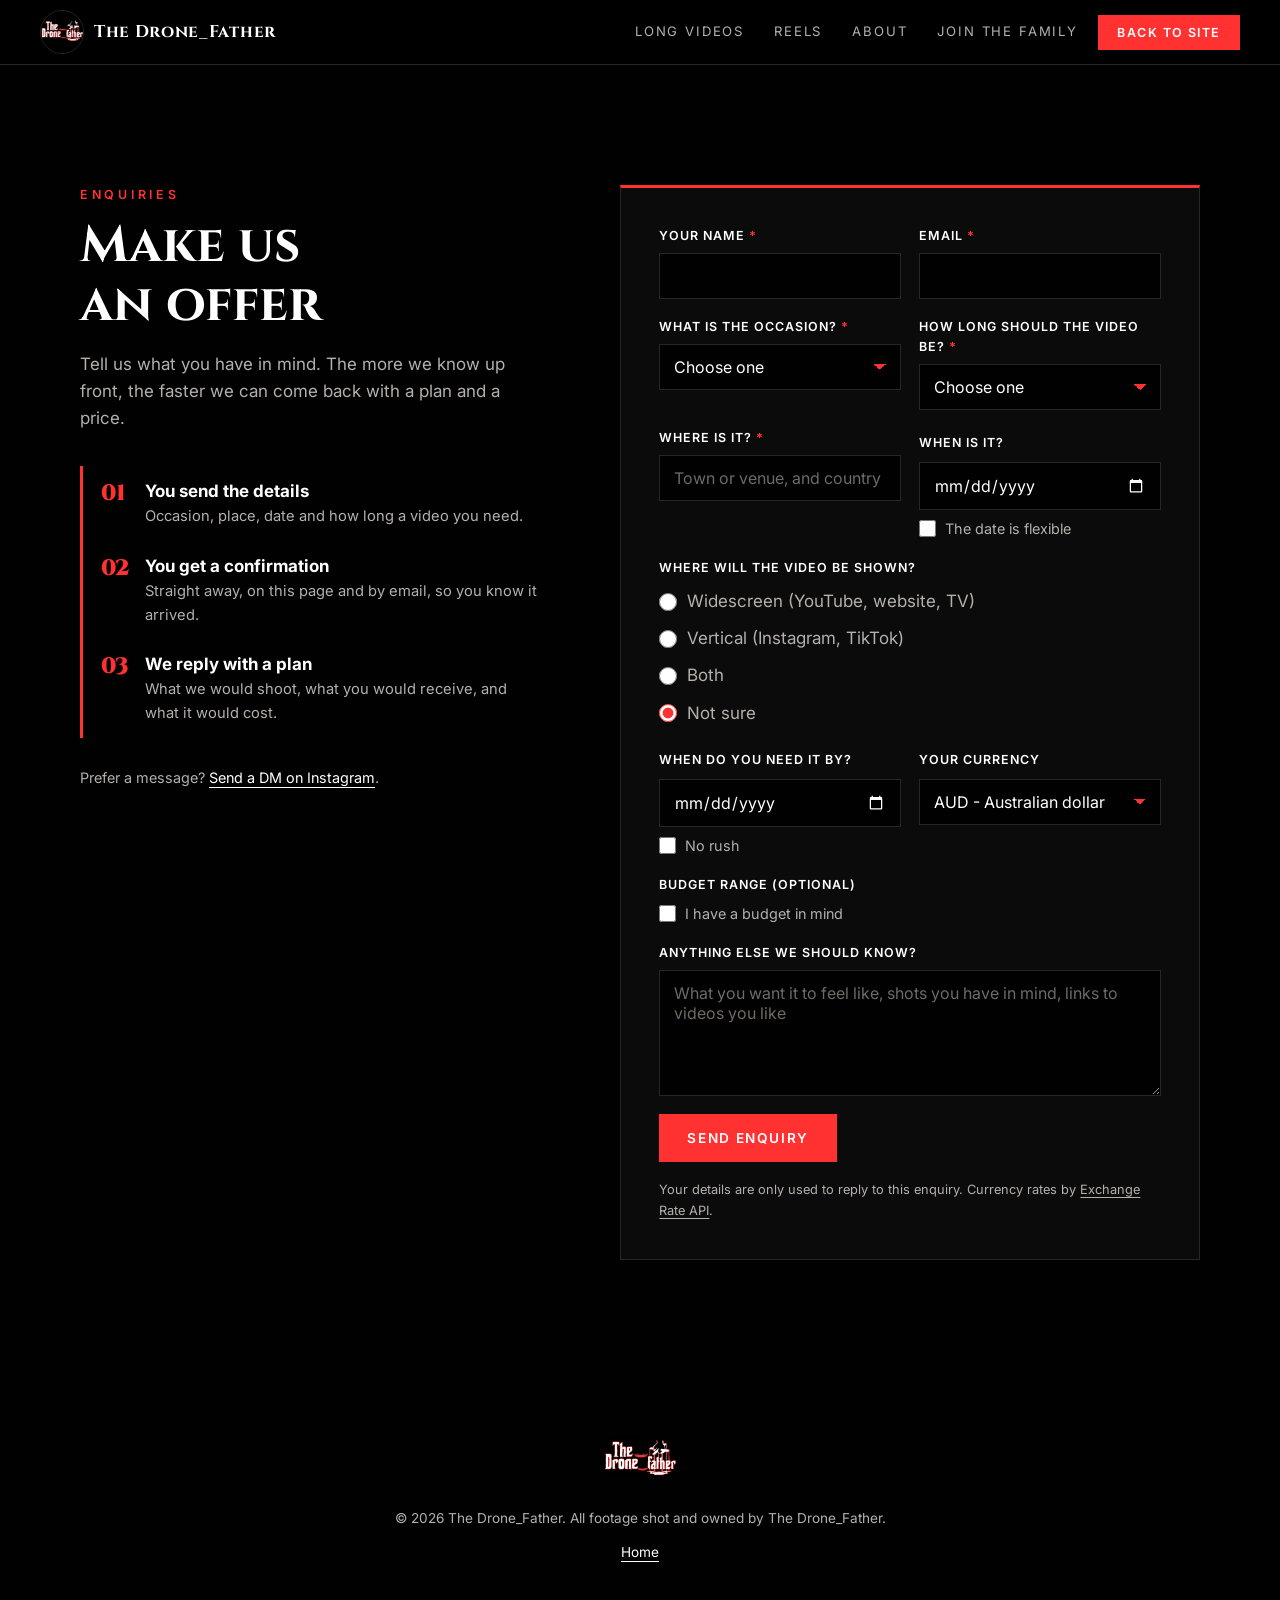
<file: enquiries.html>
<!DOCTYPE html>
<html lang="en">
<head>
  <meta charset="utf-8">
  <meta name="viewport" content="width=device-width, initial-scale=1">
  <title>Enquiries | The Drone_Father</title>
  <meta name="description" content="Enquire about a drone video from The Drone_Father. Tell us the occasion, the location and how long a video you need.">
  <meta name="theme-color" content="#010101">
  <link rel="icon" type="image/png" href="assets/logo.png">
  <link rel="preconnect" href="https://fonts.googleapis.com">
  <link rel="preconnect" href="https://fonts.gstatic.com" crossorigin>
  <link href="https://fonts.googleapis.com/css2?family=Cinzel:wght@500;700;900&family=Inter:wght@400;500;600&display=swap" rel="stylesheet">
  <link rel="stylesheet" href="css/style.css">
</head>
<body>
  <a class="skip" href="#enquiry">Skip to the form</a>

  <header class="nav" id="top">
    <a class="nav__brand" href="index.html" aria-label="The Drone_Father home">
      <img src="assets/logo.png" alt="" width="44" height="44">
      <span>The Drone_Father</span>
    </a>
    <nav class="nav__links" aria-label="Main">
      <a href="index.html#videos">Long videos</a>
      <a href="index.html#reels">Reels</a>
      <a href="index.html#about">About</a>
      <a href="index.html#family">Join the family</a>
    </nav>
    <a class="nav__cta" href="index.html">Back to site</a>
  </header>

  <main class="section enquiry" id="enquiry">
    <div class="enquiry__grid">

      <!-- LEFT: intro and what happens next -->
      <div class="enquiry__intro">
        <p class="eyebrow">Enquiries</p>
        <h1>Make us an offer</h1>
        <p class="enquiry__lead">Tell us what you have in mind. The more we know up front, the faster we can come back with a plan and a price.</p>
        <ol class="steps">
          <li><strong>You send the details</strong><span>Occasion, place, date and how long a video you need.</span></li>
          <li><strong>You get a confirmation</strong><span>Straight away, on this page and by email, so you know it arrived.</span></li>
          <li><strong>We reply with a plan</strong><span>What we would shoot, what you would receive, and what it would cost.</span></li>
        </ol>
        <p class="enquiry__note">Prefer a message? <a href="https://www.instagram.com/the_drone_father/" target="_blank" rel="noopener">Send a DM on Instagram</a>.</p>
      </div>

      <!-- RIGHT: form, then the receipt that replaces it -->
      <div class="enquiry__panel">

        <!-- Shown instead of the form until js/enquiry.js has a FORM_ENDPOINT -->
        <div class="notice" id="formClosed" hidden>
          <h2>Enquiries open here soon</h2>
          <p>The form is being connected. Until then, the quickest way to reach us is a message on Instagram.</p>
          <a class="btn btn--red" href="https://www.instagram.com/the_drone_father/" target="_blank" rel="noopener">Message on Instagram</a>
        </div>

        <form class="form" id="enquiryForm" novalidate hidden>
          <div class="form__row">
            <label class="field">
              <span>Your name <b>*</b></span>
              <input type="text" name="name" autocomplete="name" required>
            </label>
            <label class="field">
              <span>Email <b>*</b></span>
              <input type="email" name="email" autocomplete="email" required>
            </label>
          </div>

          <div class="form__row">
            <label class="field">
              <span>What is the occasion? <b>*</b></span>
              <select name="occasion" required>
                <option value="">Choose one</option>
                <option>Wedding</option>
                <option>Party or private event</option>
                <option>Festival, sport or public event</option>
                <option>Property or real estate</option>
                <option>Business or brand video</option>
                <option>Travel or tourism</option>
                <option>Music video</option>
                <option>Something else</option>
              </select>
            </label>
            <label class="field">
              <span>How long should the video be? <b>*</b></span>
              <select name="length" required>
                <option value="">Choose one</option>
                <option>Under 1 minute (reel or short)</option>
                <option>1 to 3 minutes</option>
                <option>3 to 10 minutes</option>
                <option>Longer than 10 minutes</option>
                <option>Raw footage only</option>
                <option>Not sure yet</option>
              </select>
            </label>
          </div>

          <div class="form__row">
            <label class="field">
              <span>Where is it? <b>*</b></span>
              <input type="text" name="location" placeholder="Town or venue, and country" required>
            </label>
            <div class="field">
              <label for="dateInput"><span>When is it?</span></label>
              <input type="date" id="dateInput">
              <label class="field__check"><input type="checkbox" id="dateFlexible"> The date is flexible</label>
              <input type="hidden" name="date">
            </div>
          </div>

          <fieldset class="field field--choices">
            <legend>Where will the video be shown?</legend>
            <label><input type="radio" name="format" value="Widescreen (YouTube, website, TV)"> Widescreen (YouTube, website, TV)</label>
            <label><input type="radio" name="format" value="Vertical (Instagram, TikTok)"> Vertical (Instagram, TikTok)</label>
            <label><input type="radio" name="format" value="Both"> Both</label>
            <label><input type="radio" name="format" value="Not sure" checked> Not sure</label>
          </fieldset>

          <div class="form__row">
            <div class="field">
              <label for="deadlineInput"><span>When do you need it by?</span></label>
              <input type="date" id="deadlineInput">
              <label class="field__check"><input type="checkbox" id="deadlineNoRush"> No rush</label>
              <input type="hidden" name="deadline">
            </div>
            <div class="field">
              <label for="currencySelect"><span>Your currency</span></label>
              <select id="currencySelect">
                <option value="AUD">AUD - Australian dollar</option>
                <option value="USD">USD - US dollar</option>
                <option value="EUR">EUR - Euro</option>
                <option value="GBP">GBP - British pound</option>
                <option value="NZD">NZD - New Zealand dollar</option>
                <option value="CAD">CAD - Canadian dollar</option>
                <option value="CHF">CHF - Swiss franc</option>
                <option value="JPY">JPY - Japanese yen</option>
                <option value="CNY">CNY - Chinese yuan</option>
                <option value="HKD">HKD - Hong Kong dollar</option>
                <option value="SGD">SGD - Singapore dollar</option>
                <option value="INR">INR - Indian rupee</option>
                <option value="AED">AED - UAE dirham</option>
                <option value="SAR">SAR - Saudi riyal</option>
                <option value="ZAR">ZAR - South African rand</option>
                <option value="SEK">SEK - Swedish krona</option>
                <option value="NOK">NOK - Norwegian krone</option>
                <option value="DKK">DKK - Danish krone</option>
                <option value="TRY">TRY - Turkish lira</option>
                <option value="BRL">BRL - Brazilian real</option>
                <option value="MXN">MXN - Mexican peso</option>
                <option value="KRW">KRW - South Korean won</option>
                <option value="THB">THB - Thai baht</option>
                <option value="IDR">IDR - Indonesian rupiah</option>
                <option value="MYR">MYR - Malaysian ringgit</option>
                <option value="PHP">PHP - Philippine peso</option>
              </select>
            </div>
          </div>

          <!-- Budget: two sliders on one track (lowest and highest). js/enquiry.js runs it. -->
          <div class="field budget" id="budget">
            <span>Budget range (optional)</span>
            <label class="field__check"><input type="checkbox" id="budgetOn"> I have a budget in mind</label>
            <div class="budget__body" id="budgetBody" hidden>
              <p class="budget__value" id="budgetValue" aria-live="polite"></p>
              <div class="range">
                <div class="range__track"><div class="range__fill" id="budgetFill"></div></div>
                <input type="range" id="budgetLo" min="0" max="40" step="1" value="4" aria-label="Lowest budget">
                <input type="range" id="budgetHi" min="0" max="40" step="1" value="12" aria-label="Highest budget">
              </div>
              <p class="form__small">Drag the two handles to set the lowest and highest you would spend.</p>
            </div>
            <input type="hidden" name="budget">
            <input type="hidden" name="budget_in_AUD">
          </div>

          <label class="field">
            <span>Anything else we should know?</span>
            <textarea name="details" rows="5" placeholder="What you want it to feel like, shots you have in mind, links to videos you like"></textarea>
          </label>

          <!-- Spam trap: real visitors never see or fill this -->
          <input type="text" name="_honey" class="form__trap" tabindex="-1" autocomplete="off" aria-hidden="true">

          <p class="form__error" id="formError" role="alert" hidden></p>
          <button class="btn btn--red form__submit" type="submit">Send enquiry</button>
          <p class="form__small">Your details are only used to reply to this enquiry. Currency rates by <a href="https://www.exchangerate-api.com" target="_blank" rel="noopener">Exchange Rate API</a>.</p>
        </form>

        <!-- Receipt: filled in by js/enquiry.js after a successful send -->
        <div class="receipt" id="receipt" tabindex="-1" hidden>
          <p class="eyebrow">Received</p>
          <h2 id="receiptTitle">Your enquiry is in</h2>
          <p id="receiptLead"></p>
          <dl class="receipt__list" id="receiptList"></dl>
          <div class="receipt__more" id="receiptMore" hidden>
            <h3>A few things that would speed up a quote</h3>
            <ul id="receiptAsks"></ul>
            <p>Just reply to the confirmation email with any of these.</p>
          </div>
          <a class="btn btn--ghost" href="index.html#videos">Watch the videos while you wait</a>
        </div>
      </div>
    </div>
  </main>

  <footer class="footer">
    <img src="assets/logo.png" alt="" width="72" height="72">
    <p>&copy; <span id="year">2026</span> The Drone_Father. All footage shot and owned by The Drone_Father.</p>
    <p class="footer__links"><a href="index.html">Home</a></p>
  </footer>

  <script src="js/main.js"></script>
  <script src="js/enquiry.js"></script>
</body>
</html>
</file>
<file: css/style.css>
/* The Drone_Father - colours sampled from assets/logo.png */
:root {
  --black: #010101;      /* logo background */
  --ink: #0b0b0b;        /* raised panels */
  --ink-2: #151515;
  --line: #262626;
  --red: #ff3131;        /* logo red */
  --red-deep: #b3140f;
  --white: #ffffff;
  --muted: #b5b0ac;
  --display: "Cinzel", "Trajan Pro", Georgia, serif;
  --body: "Inter", system-ui, -apple-system, "Segoe UI", sans-serif;
  --wrap: 1120px;
}

* { box-sizing: border-box; }
html { scroll-behavior: smooth; scroll-padding-top: 76px; }
body {
  margin: 0;
  background: var(--black);
  color: var(--white);
  font-family: var(--body);
  font-size: 17px;
  line-height: 1.6;
  -webkit-font-smoothing: antialiased;
}
img { max-width: 100%; display: block; }
a { color: inherit; }
h1, h2, h3 { font-family: var(--display); line-height: 1.15; margin: 0; text-wrap: balance; }
h2 { font-size: clamp(1.9rem, 4.5vw, 3rem); font-weight: 700; }
h3 { font-size: 1.15rem; font-weight: 700; }
p { margin: 0; }

.visually-hidden { position: absolute; width: 1px; height: 1px; overflow: hidden; clip: rect(0 0 0 0); white-space: nowrap; }
.skip { position: absolute; left: -999px; top: 8px; background: var(--red); color: var(--white); padding: 8px 14px; z-index: 100; }
.skip:focus { left: 8px; }
:focus-visible { outline: 2px solid var(--red); outline-offset: 3px; }
.section--red :focus-visible { outline-color: var(--white); }

/* NAV */
.nav {
  position: sticky; top: 0; z-index: 50;
  display: flex; align-items: center; gap: 20px;
  padding: 10px clamp(16px, 4vw, 40px);
  background: rgba(1, 1, 1, 0.88);
  backdrop-filter: blur(10px);
  border-bottom: 1px solid var(--line);
}
.nav__brand { display: flex; align-items: center; gap: 10px; text-decoration: none; font-family: var(--display); font-weight: 700; letter-spacing: 0.04em; white-space: nowrap; }
.nav__brand img { border-radius: 50%; border: 1px solid var(--line); }
.nav__links { display: flex; gap: clamp(14px, 2.5vw, 30px); margin-left: auto; }
.nav__links a { text-decoration: none; font-size: 0.82rem; text-transform: uppercase; letter-spacing: 0.14em; color: var(--muted); padding: 6px 0; border-bottom: 2px solid transparent; transition: color .2s, border-color .2s; white-space: nowrap; }
.nav__links a:hover { color: var(--white); border-color: var(--red); }

/* HERO */
.hero {
  position: relative; overflow: hidden;
  min-height: calc(100svh - 65px);
  display: flex; flex-direction: column; align-items: center; justify-content: center;
  text-align: center;
  padding: 40px 16px 90px;
}
.hero__glow {
  position: absolute; inset: 0; pointer-events: none;
  background:
    radial-gradient(ellipse 60% 45% at var(--mx, 50%) var(--my, 38%), rgba(255, 49, 49, 0.18), transparent 70%),   /* follows the cursor: js/main.js section 6 */
    radial-gradient(ellipse 120% 80% at 50% 110%, rgba(255, 49, 49, 0.10), transparent 60%);
}
.hero__logo {
  position: relative;
  width: min(86vw, 520px); height: auto;
  margin: -40px 0 -50px;           /* logo art has black padding; pull text closer */
  mix-blend-mode: lighten;         /* hides the logo's black square over the red glow */
  animation: hover 6s ease-in-out infinite;
}
@keyframes hover { 0%, 100% { transform: translateY(0); } 50% { transform: translateY(-10px); } }
.hero__tagline {
  position: relative;
  display: inline-block;
  background: var(--red); color: var(--white);
  font-family: var(--display); font-weight: 700;
  font-size: clamp(0.95rem, 2.6vw, 1.5rem);
  letter-spacing: 0.14em; text-transform: uppercase;
  padding: 10px 22px;
}
.hero__sub { position: relative; max-width: 34em; margin-top: 22px; color: var(--muted); }
.hero__cta { position: relative; display: flex; flex-wrap: wrap; gap: 14px; justify-content: center; margin-top: 30px; }
.hero__scroll { position: absolute; bottom: 26px; left: 50%; width: 26px; height: 42px; margin-left: -13px; border: 2px solid var(--line); border-radius: 14px; }
.hero__scroll span { position: absolute; left: 50%; top: 8px; width: 4px; height: 8px; margin-left: -2px; background: var(--red); border-radius: 2px; animation: scroll 1.8s ease-in-out infinite; }
@keyframes scroll { 0% { transform: translateY(0); opacity: 1; } 100% { transform: translateY(14px); opacity: 0; } }

.btn {
  display: inline-block; text-decoration: none;
  font-weight: 600; font-size: 0.85rem; letter-spacing: 0.12em; text-transform: uppercase;
  padding: 14px 26px; border: 2px solid var(--red);
  transition: background .2s, color .2s, transform .2s;
}
.btn:hover { transform: translateY(-2px); }
.btn--red { background: var(--red); color: var(--white); }
.btn--red:hover { background: var(--white); color: var(--black); border-color: var(--white); }
.btn--ghost { color: var(--white); }
.btn--ghost:hover { background: var(--red); }

/* SECTIONS */
.section { padding: clamp(64px, 10vw, 120px) clamp(16px, 4vw, 40px); }
.section > * { max-width: var(--wrap); margin-left: auto; margin-right: auto; }
.section--dark { background: var(--ink); border-block: 1px solid var(--line); }
.section--red { background: var(--red); }
.section__head { text-align: center; margin-bottom: clamp(32px, 5vw, 56px); }
.section__lead { color: var(--muted); margin-top: 12px; }
.section--red .section__lead { color: var(--white); }
.eyebrow { font-size: 0.78rem; font-weight: 600; letter-spacing: 0.3em; text-transform: uppercase; color: var(--red); margin-bottom: 12px; }
.eyebrow--light { color: var(--black); }

/* FILMS */
.films { display: grid; grid-template-columns: repeat(auto-fit, minmax(290px, 1fr)); gap: 26px; }
.film { background: var(--ink); border: 1px solid var(--line); transition: border-color .25s, transform .25s; }
.film:hover { border-color: var(--red); transform: translateY(-4px); }
.film__player { position: relative; display: block; width: 100%; aspect-ratio: 16 / 9; padding: 0; border: 0; background: #000; cursor: pointer; overflow: hidden; }
.film__player img { width: 100%; height: 100%; object-fit: cover; transition: transform .5s, opacity .3s; opacity: 0.85; }
.film__player:hover img { transform: scale(1.05); opacity: 1; }
.film__player iframe { position: absolute; inset: 0; width: 100%; height: 100%; border: 0; }
.film__play { position: absolute; left: 50%; top: 50%; width: 64px; height: 64px; margin: -32px 0 0 -32px; border-radius: 50%; background: var(--red); box-shadow: 0 6px 24px rgba(0, 0, 0, 0.6); }
.film__play::after { content: ""; position: absolute; left: 26px; top: 20px; border-left: 18px solid var(--white); border-top: 12px solid transparent; border-bottom: 12px solid transparent; }
.film__time { position: absolute; right: 10px; bottom: 10px; background: rgba(0, 0, 0, 0.8); font-size: 0.75rem; font-weight: 600; padding: 2px 8px; }
.film__body { padding: 18px 20px 22px; }
.film__place { font-size: 0.72rem; letter-spacing: 0.2em; text-transform: uppercase; color: var(--red); margin-bottom: 8px; }

/* REELS */
.reels { display: grid; grid-template-columns: repeat(auto-fit, minmax(250px, 1fr)); gap: 22px; }
.reel { position: relative; display: flex; flex-direction: column; gap: 10px; text-decoration: none; padding: 28px 26px; background: var(--black); border: 1px solid var(--line); border-top: 3px solid var(--red); transition: background .25s, transform .25s; }
.reel:hover { background: var(--ink-2); transform: translateY(-4px); }
.reel__num { font-family: var(--display); font-size: 2.6rem; font-weight: 900; color: var(--red); line-height: 1; }
.reel p { color: var(--muted); flex: 1; }
.reel__go { font-size: 0.78rem; font-weight: 600; letter-spacing: 0.14em; text-transform: uppercase; }
.reel__go::after { content: " \2192"; color: var(--red); }

/* ABOUT */
.about { display: grid; grid-template-columns: 1.4fr 1fr; gap: clamp(30px, 6vw, 80px); align-items: center; }
.about__text p + p { margin-top: 16px; }
.about__text h2 { margin-bottom: 22px; font-size: clamp(1.6rem, 3.6vw, 2.4rem); }
.about__text p:not(.eyebrow) { color: var(--muted); }
.about__facts { list-style: none; margin: 0; padding: 0; border-left: 3px solid var(--red); }
.about__facts li { display: flex; flex-direction: column; padding: 14px 0 14px 24px; border-bottom: 1px solid var(--line); }
.about__facts li:last-child { border-bottom: 0; }
.about__facts strong { font-size: 0.72rem; letter-spacing: 0.22em; text-transform: uppercase; color: var(--red); }
.about__facts span { font-family: var(--display); font-size: 1.2rem; }

/* SOCIALS */
.socials { display: grid; grid-template-columns: repeat(auto-fit, minmax(210px, 1fr)); gap: 16px; }
.social { display: flex; flex-direction: column; gap: 2px; text-decoration: none; background: var(--black); padding: 22px 24px; border: 2px solid var(--black); transition: background .2s, color .2s; }
.social span { font-family: var(--display); font-size: 1.35rem; font-weight: 700; }
.social small { color: var(--muted); font-size: 0.85rem; }
.social:hover { background: var(--white); color: var(--black); }
.social:hover small { color: #444; }

/* FOOTER */
.footer { display: flex; flex-direction: column; align-items: center; gap: 12px; padding: 44px 16px; text-align: center; color: var(--muted); font-size: 0.85rem; }
.footer img { border-radius: 50%; }
.footer a { color: var(--white); text-underline-offset: 4px; }

/* FILM HOVER PREVIEW (js/main.js adds .is-arming, then .is-preview, or .is-full on click) */
.film { position: relative; }
.film::before { content: ""; position: absolute; top: -1px; left: -1px; height: 3px; width: 0; background: var(--red); z-index: 3; }
.film.is-arming::before { width: calc(100% + 2px); transition: width .7s linear; }   /* keep in step with PREVIEW_DELAY */
.film.is-preview::before { width: calc(100% + 2px); }
.film__preview { pointer-events: none; }      /* clicks fall through to the card, which plays with sound */
.film.is-preview .film__play, .film.is-preview .film__time { display: none; }
.film.is-preview .film__player::after { content: "Muted preview"; position: absolute; left: 10px; top: 10px; z-index: 2; background: rgba(0, 0, 0, 0.8); font-size: 0.68rem; font-weight: 600; letter-spacing: 0.12em; text-transform: uppercase; padding: 3px 8px; }
.film__extra { display: none; }
.film.is-preview .film__extra {
  display: flex; flex-direction: column; gap: 12px;
  position: absolute; left: -1px; right: -1px; top: 100%;
  padding: 0 20px 18px;
  background: var(--ink); border: 1px solid var(--red); border-top: 0;
  box-shadow: 0 30px 50px rgba(0, 0, 0, 0.85);
  animation: extra-in .25s ease both;
}
@keyframes extra-in { from { opacity: 0; transform: translateY(-6px); } }
.film__extra p { color: var(--muted); font-size: 0.9rem; }
.film__actions { display: flex; flex-wrap: wrap; gap: 8px; }
.chip { display: inline-block; font: 600 0.7rem var(--body); letter-spacing: 0.1em; text-transform: uppercase; text-decoration: none; color: var(--white); background: transparent; border: 1px solid var(--white); padding: 8px 12px; cursor: pointer; transition: background .2s, color .2s; }
.chip:hover { background: var(--white); color: var(--black); }
.chip--red { background: var(--red); border-color: var(--red); }

/* scroll reveal (js adds .is-in; without js everything stays visible) */
.js .reveal { opacity: 0; transform: translateY(24px); transition: opacity .7s ease, transform .7s ease; }
.js .reveal.is-in { opacity: 1; transform: none; }
.js .film.reveal.is-in { transition: transform .3s ease, border-color .25s, box-shadow .3s; }
.js .film.reveal.is-in:hover { transform: translateY(-4px); }
.js .film.reveal.is-preview { transform: scale(1.1); z-index: 5; border-color: var(--red); box-shadow: 0 24px 60px rgba(0, 0, 0, 0.85); }

/* SCROLL PROGRESS BAR (js/main.js section 5 sets the scale) */
.progress { position: fixed; top: 0; left: 0; right: 0; height: 3px; background: var(--red); transform: scaleX(0); transform-origin: 0 50%; z-index: 60; pointer-events: none; }

/* NAV CALL TO ACTION */
.nav__cta { text-decoration: none; white-space: nowrap; font: 600 0.78rem var(--body); letter-spacing: 0.12em; text-transform: uppercase; color: var(--white); background: var(--red); border: 1px solid var(--red); padding: 9px 18px; transition: background .2s, color .2s; }
.nav__cta:hover { background: var(--white); border-color: var(--white); color: var(--black); }

/* LOCATION TICKER */
.ticker { overflow: hidden; border-block: 1px solid var(--line); background: var(--ink); padding: 14px 0; }
.ticker__track { display: flex; width: max-content; animation: ticker 70s linear infinite; }
.ticker:hover .ticker__track { animation-play-state: paused; }
.ticker ul { display: flex; list-style: none; margin: 0; padding: 0; }
.ticker li { font-family: var(--display); font-size: 0.95rem; letter-spacing: 0.18em; text-transform: uppercase; white-space: nowrap; padding: 0 22px; }
.ticker li::after { content: ""; display: inline-block; width: 7px; height: 7px; margin-left: 44px; background: var(--red); transform: rotate(45deg) translateY(-2px); }
@keyframes ticker { to { transform: translateX(-50%); } }

/* WORLD MAP "The territory" (built by js/map.js from js/map-data.js) */
.territory { overflow: hidden; }
.map { position: relative; }
.map svg { display: block; width: 100%; height: auto; overflow: visible; }
.map__land { fill: #1b1b1b; stroke: #3a3a3a; stroke-width: 1; vector-effect: non-scaling-stroke; }
.map__country { cursor: pointer; transition: transform .22s ease-out, opacity .2s; }
.map__country path { fill: var(--red-deep); stroke: var(--black); stroke-width: 1; vector-effect: non-scaling-stroke; transition: fill .2s, stroke .2s; }
.map__country.is-active path { fill: var(--red); stroke: var(--white); }
.map__country { opacity: 1; }
.map.has-active .map__country:not(.is-active) { opacity: 0.4; }
.map__pin { fill: var(--white); stroke: var(--black); stroke-width: 1; vector-effect: non-scaling-stroke; opacity: 0; transition: opacity .2s; pointer-events: none; }
.map__country.is-active .map__pin { opacity: 1; }
.map__card {
  position: absolute; z-index: 4; pointer-events: none;
  transform: translate(-50%, calc(-100% - 14px));
  min-width: 170px; max-width: 260px;
  background: var(--black); border: 1px solid var(--red); border-top-width: 3px;
  padding: 12px 16px 14px;
  box-shadow: 0 16px 40px rgba(0, 0, 0, 0.8);
  opacity: 0; transition: opacity .2s;
}
.map__card.is-on { opacity: 1; }
.map__card.is-below { transform: translate(-50%, 14px); }
.map__card h3 { font-size: 1.05rem; margin-bottom: 6px; }
.map__card ul { margin: 0; padding-left: 18px; color: var(--muted); font-size: 0.9rem; }
.map__card li::marker { color: var(--red); }
.map__card .map__region { list-style: none; margin: 8px 0 2px -18px; font-size: 0.66rem; font-weight: 600; letter-spacing: 0.18em; text-transform: uppercase; color: var(--red); }
.map__card .map__region:first-child { margin-top: 0; }
.map__chips { display: flex; flex-wrap: wrap; justify-content: center; gap: 10px; margin-top: 28px; }
.chip.is-on { background: var(--red); border-color: var(--red); color: var(--white); }

/* ENQUIRE BANNER (home page) */
.cta { text-align: center; }
.cta__inner { max-width: 640px; }
.cta .btn { margin-top: 28px; }

/* ENQUIRIES PAGE */
.enquiry { min-height: 70vh; }
.enquiry__grid { display: grid; grid-template-columns: 1fr 1.25fr; gap: clamp(30px, 6vw, 80px); align-items: start; }
.enquiry h1 { font-size: clamp(2rem, 5vw, 3.2rem); font-weight: 700; }
.enquiry__lead { color: var(--muted); margin-top: 16px; }
.enquiry__note { color: var(--muted); font-size: 0.9rem; margin-top: 28px; }
.enquiry__note a { color: var(--white); text-underline-offset: 4px; }
.steps { list-style: none; counter-reset: step; margin: 34px 0 0; padding: 0; border-left: 3px solid var(--red); }
.steps li { counter-increment: step; position: relative; display: flex; flex-direction: column; padding: 12px 0 12px 62px; }
.steps li::before { content: "0" counter(step); position: absolute; left: 18px; top: 10px; font-family: var(--display); font-weight: 900; font-size: 1.4rem; color: var(--red); }
.steps span { color: var(--muted); font-size: 0.92rem; }

.enquiry__panel { background: var(--ink); border: 1px solid var(--line); border-top: 3px solid var(--red); padding: clamp(20px, 4vw, 38px); }
.form { display: flex; flex-direction: column; gap: 18px; }
.form[hidden], .receipt[hidden], .notice[hidden] { display: none; }
.form__row { display: grid; grid-template-columns: 1fr 1fr; gap: 18px; }
.field { display: flex; flex-direction: column; gap: 7px; min-width: 0; margin: 0; padding: 0; border: 0; }
.field > span, .field > label > span, .field legend { font-size: 0.78rem; font-weight: 600; letter-spacing: 0.08em; text-transform: uppercase; padding: 0; }
.field b { color: var(--red); }
.field input[type="date"] { color-scheme: dark; min-height: 48px; }
.field__check { display: flex; align-items: center; gap: 9px; color: var(--muted); font-size: 0.9rem; cursor: pointer; }
.field__check input { accent-color: var(--red); width: 17px; height: 17px; margin: 0; }
.form__small a { color: inherit; text-underline-offset: 3px; }

/* Budget: two range inputs laid over one track */
.budget__body { display: flex; flex-direction: column; gap: 12px; margin-top: 4px; }
.budget__body[hidden] { display: none; }
.budget__value { font-family: var(--display); font-size: 1.25rem; font-weight: 700; }
.range { position: relative; height: 32px; }
.range__track { position: absolute; left: 0; right: 0; top: 14px; height: 4px; background: var(--line); }
.range__fill { position: absolute; top: 0; bottom: 0; background: var(--red); }
.range input[type="range"] { position: absolute; left: 0; top: 0; width: 100%; height: 32px; margin: 0; padding: 0; background: none; border: 0; pointer-events: none; -webkit-appearance: none; appearance: none; }
.range input[type="range"]::-webkit-slider-runnable-track { background: none; height: 32px; }
.range input[type="range"]::-moz-range-track { background: none; height: 32px; }
.range input[type="range"]::-webkit-slider-thumb { -webkit-appearance: none; appearance: none; pointer-events: auto; width: 24px; height: 24px; margin-top: 4px; border-radius: 50%; background: var(--white); border: 3px solid var(--red); cursor: grab; }
.range input[type="range"]::-moz-range-thumb { pointer-events: auto; width: 18px; height: 18px; border-radius: 50%; background: var(--white); border: 3px solid var(--red); cursor: grab; }
.range input[type="range"]:focus-visible { outline: none; }
.range input[type="range"]:focus-visible::-webkit-slider-thumb { box-shadow: 0 0 0 3px var(--white); }
.range input[type="range"]:focus-visible::-moz-range-thumb { box-shadow: 0 0 0 3px var(--white); }

.field input[type="text"], .field input[type="email"], .field input[type="date"], .field select, .field textarea {
  width: 100%; font: 400 1rem var(--body); color: var(--white);
  background: var(--black); border: 1px solid var(--line); border-radius: 0;
  padding: 12px 14px; transition: border-color .2s;
}
.field select { appearance: none; background-image: linear-gradient(45deg, transparent 50%, var(--red) 50%), linear-gradient(135deg, var(--red) 50%, transparent 50%); background-position: calc(100% - 20px) 50%, calc(100% - 14px) 50%; background-size: 6px 6px; background-repeat: no-repeat; padding-right: 38px; }
.field textarea { resize: vertical; min-height: 120px; }
.field ::placeholder { color: #6f6a66; }
.field input:focus, .field select:focus, .field textarea:focus { outline: none; border-color: var(--red); }
.was-validated .field :invalid { border-color: var(--red); }
.field--choices { gap: 10px; }
.field--choices legend { margin-bottom: 10px; }
.field--choices label { display: flex; align-items: center; gap: 10px; color: var(--muted); cursor: pointer; }
.field--choices input { accent-color: var(--red); width: 18px; height: 18px; margin: 0; }
.form__trap { position: absolute; left: -9999px; width: 1px; height: 1px; opacity: 0; }
.form__submit { cursor: pointer; font-family: var(--body); align-self: flex-start; }
.form__submit:disabled { opacity: 0.6; cursor: wait; transform: none; }
.form__small { color: var(--muted); font-size: 0.8rem; }
.form__error { background: var(--red); color: var(--white); font-weight: 600; padding: 12px 14px; }
.form__error[hidden] { display: none; }

.notice h2, .receipt h2 { font-size: clamp(1.5rem, 3.4vw, 2.1rem); margin-bottom: 14px; }
.notice p, .receipt > p { color: var(--muted); }
.notice .btn, .receipt .btn { margin-top: 24px; }
.receipt:focus { outline: none; }
.receipt__list { display: grid; grid-template-columns: auto 1fr; gap: 8px 20px; margin: 22px 0 0; padding: 18px 0; border-block: 1px solid var(--line); }
.receipt__list dt { font-size: 0.72rem; font-weight: 600; letter-spacing: 0.16em; text-transform: uppercase; color: var(--red); padding-top: 3px; }
.receipt__list dd { margin: 0; overflow-wrap: anywhere; }
.receipt__more { margin-top: 22px; }
.receipt__more[hidden] { display: none; }
.receipt__more h3 { margin-bottom: 10px; }
.receipt__more ul { margin: 0 0 10px; padding-left: 20px; }
.receipt__more li::marker { color: var(--red); }
.receipt__more p, .receipt__more li { color: var(--muted); }

.footer__links { display: flex; gap: 22px; }

@media (max-width: 820px) {
  .nav__links { display: none; }
  .nav__cta { margin-left: auto; }
  .map__card { position: static; transform: none; max-width: none; margin-top: 18px; display: none; box-shadow: none; }
  .map__card.is-on, .map__card.is-below { display: block; transform: none; }
  .enquiry__grid { grid-template-columns: 1fr; }
  .form__row { grid-template-columns: 1fr; }
  .about { grid-template-columns: 1fr; }
}
@media (max-width: 420px) {
  .nav__brand span { display: none; }
}
@media (prefers-reduced-motion: reduce) {
  html { scroll-behavior: auto; }
  *, *::before, *::after { animation: none !important; transition: none !important; }
  .js .reveal { opacity: 1; transform: none; }
}
</file>
